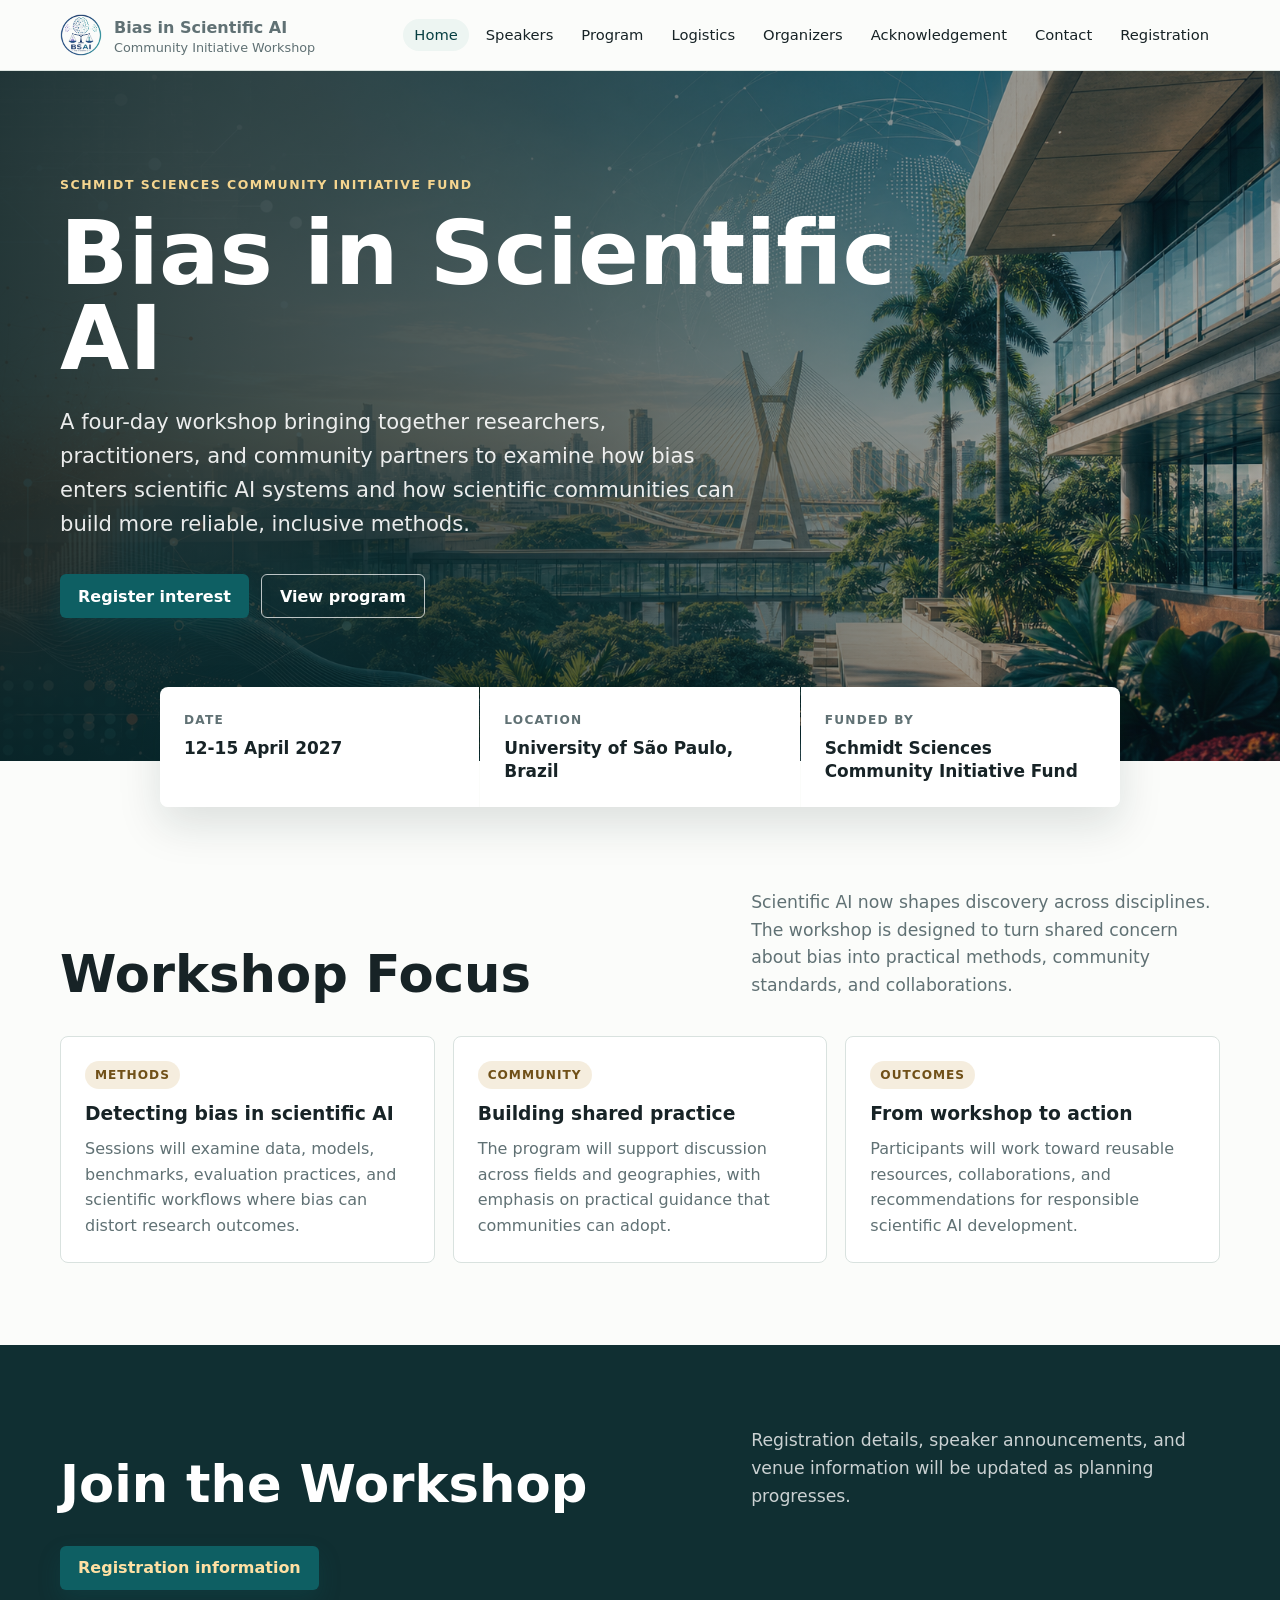
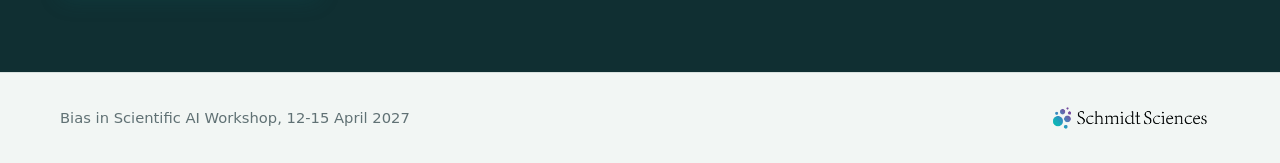
<file: index.html>
<!doctype html>
<html lang="en">
<head>
  <meta charset="utf-8">
  <meta name="viewport" content="width=device-width, initial-scale=1">
  <title>Bias in Scientific AI Workshop</title>
  <meta name="description" content="Bias in Scientific AI, a community initiative workshop funded by Schmidt Sciences, 12-15 April 2027 at the University of Sao Paulo, Brazil.">
  <link rel="stylesheet" href="assets/css/styles.css">
</head>
<body>
  <header class="site-header">
    <div class="nav-wrap">
      <a class="brand" href="index.html">
        <img class="brand-logo" src="images/BSAIlogo.png" alt="Bias in Scientific AI workshop logo">
        <span class="brand-text">
          <strong>Bias in Scientific AI</strong>
          <span>Community Initiative Workshop</span>
        </span>
      </a>
      <nav class="site-nav" aria-label="Primary navigation">
        <a href="index.html" aria-current="page">Home</a>
        <a href="speakers.html">Speakers</a>
        <a href="program.html">Program</a>
        <a href="logistics.html">Logistics</a>
        <a href="organizers.html">Organizers</a>
        <a href="acknowledgement.html">Acknowledgement</a>
        <a href="contact.html">Contact</a>
        <a href="registration.html">Registration</a>
      </nav>
    </div>
  </header>

  <main>
    <section class="hero">
      <div class="hero-inner">
        <p class="eyebrow">Schmidt Sciences Community Initiative Fund</p>
        <h1>Bias in Scientific AI</h1>
        <p class="hero-summary">A four-day workshop bringing together researchers, practitioners, and community partners to examine how bias enters scientific AI systems and how scientific communities can build more reliable, inclusive methods.</p>
        <div class="hero-actions">
          <a class="button" href="registration.html">Register interest</a>
          <a class="button-secondary" href="program.html">View program</a>
        </div>
      </div>
    </section>

    <div class="hero-facts" aria-label="Workshop details">
      <div class="fact">
        <span>Date</span>
        <strong>12-15 April 2027</strong>
      </div>
      <div class="fact">
        <span>Location</span>
        <strong>University of São Paulo, Brazil</strong>
      </div>
      <div class="fact">
        <span>Funded by</span>
        <strong>Schmidt Sciences Community Initiative Fund</strong>
      </div>
    </div>

    <section class="section">
      <div class="section-header">
        <h2>Workshop Focus</h2>
        <p>Scientific AI now shapes discovery across disciplines. The workshop is designed to turn shared concern about bias into practical methods, community standards, and collaborations.</p>
      </div>
      <div class="grid">
        <article class="card">
          <span class="tag">Methods</span>
          <h3>Detecting bias in scientific AI</h3>
          <p>Sessions will examine data, models, benchmarks, evaluation practices, and scientific workflows where bias can distort research outcomes.</p>
        </article>
        <article class="card">
          <span class="tag">Community</span>
          <h3>Building shared practice</h3>
          <p>The program will support discussion across fields and geographies, with emphasis on practical guidance that communities can adopt.</p>
        </article>
        <article class="card">
          <span class="tag">Outcomes</span>
          <h3>From workshop to action</h3>
          <p>Participants will work toward reusable resources, collaborations, and recommendations for responsible scientific AI development.</p>
        </article>
      </div>
    </section>

    <section class="band">
      <div class="section">
        <div class="section-header">
          <h2>Join the Workshop</h2>
          <p>Registration details, speaker announcements, and venue information will be updated as planning progresses.</p>
        </div>
        <a class="button" href="registration.html">Registration information</a>
      </div>
    </section>
  </main>

  <footer class="site-footer">
    <div class="footer-inner">
      <span>Bias in Scientific AI Workshop, 12-15 April 2027</span>
      <img class="footer-logo" src="images/schmidtsciences_secondary_color.png" alt="Schmidt Sciences">
    </div>
  </footer>
</body>
</html>
</file>
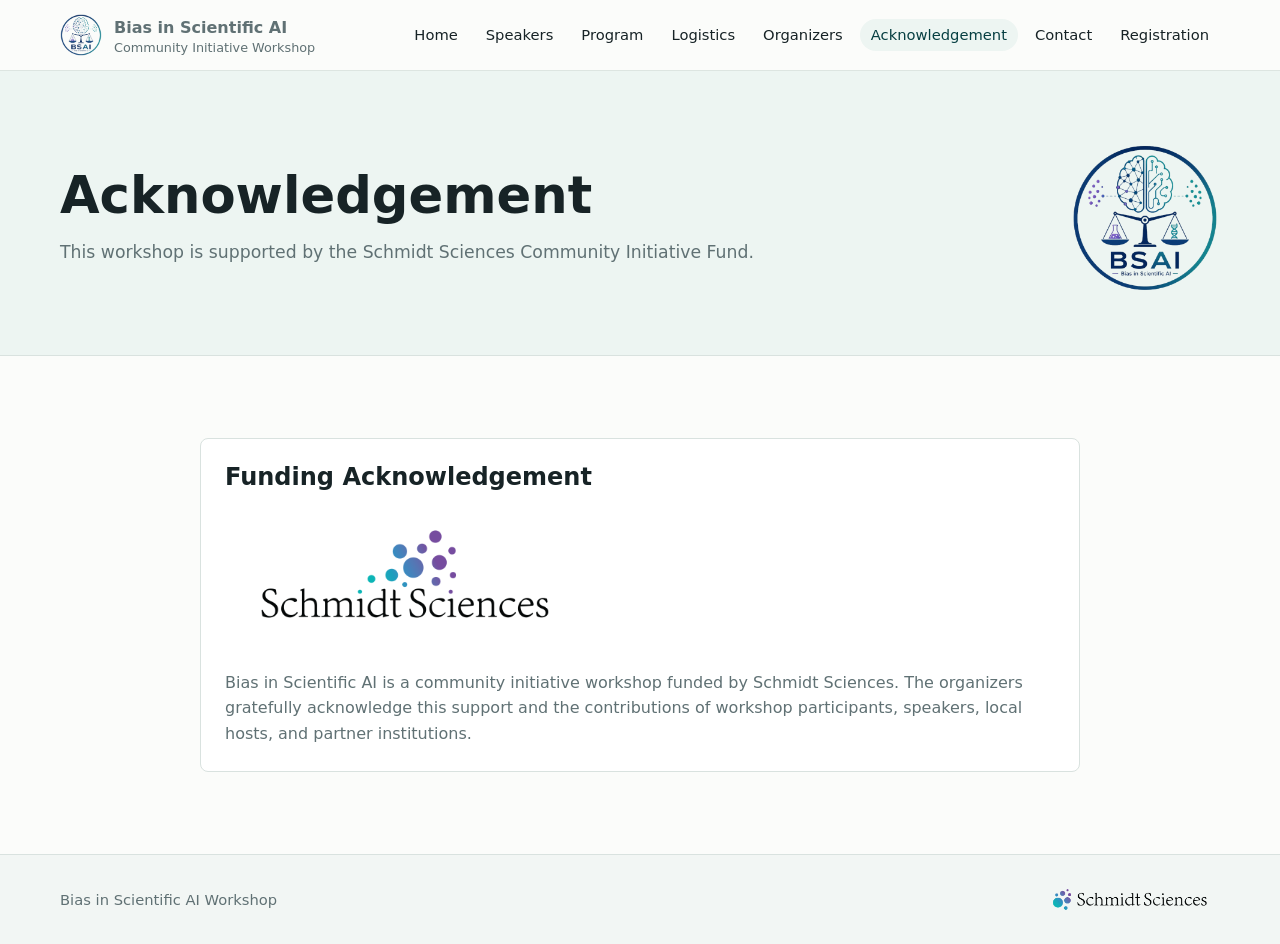
<file: acknowledgement.html>
<!doctype html>
<html lang="en">
<head>
  <meta charset="utf-8">
  <meta name="viewport" content="width=device-width, initial-scale=1">
  <title>Acknowledgement | Bias in Scientific AI</title>
  <link rel="stylesheet" href="assets/css/styles.css">
</head>
<body>
  <header class="site-header">
    <div class="nav-wrap">
      <a class="brand" href="index.html"><img class="brand-logo" src="images/BSAIlogo.png" alt="Bias in Scientific AI workshop logo"><span class="brand-text"><strong>Bias in Scientific AI</strong><span>Community Initiative Workshop</span></span></a>
      <nav class="site-nav" aria-label="Primary navigation">
        <a href="index.html">Home</a><a href="speakers.html">Speakers</a><a href="program.html">Program</a><a href="logistics.html">Logistics</a><a href="organizers.html">Organizers</a><a href="acknowledgement.html" aria-current="page">Acknowledgement</a><a href="contact.html">Contact</a><a href="registration.html">Registration</a>
      </nav>
    </div>
  </header>
  <main>
    <section class="page-title">
      <div class="page-title-inner page-title-with-logo">
        <div>
          <h1>Acknowledgement</h1>
          <p>This workshop is supported by the Schmidt Sciences Community Initiative Fund.</p>
        </div>
        <img class="page-title-logo" src="images/BSAIlogo.png" alt="Bias in Scientific AI workshop logo">
      </div>
    </section>
    <section class="section narrow">
      <div class="notice">
        <h2>Funding Acknowledgement</h2>
        <img class="ack-logo" src="images/schmidtsciences_primary_color.png" alt="Schmidt Sciences">
        <p>Bias in Scientific AI is a community initiative workshop funded by Schmidt Sciences. The organizers gratefully acknowledge this support and the contributions of workshop participants, speakers, local hosts, and partner institutions.</p>
      </div>
    </section>
  </main>
  <footer class="site-footer"><div class="footer-inner"><span>Bias in Scientific AI Workshop</span><img class="footer-logo" src="images/schmidtsciences_secondary_color.png" alt="Schmidt Sciences"></div></footer>
</body>
</html>
</file>
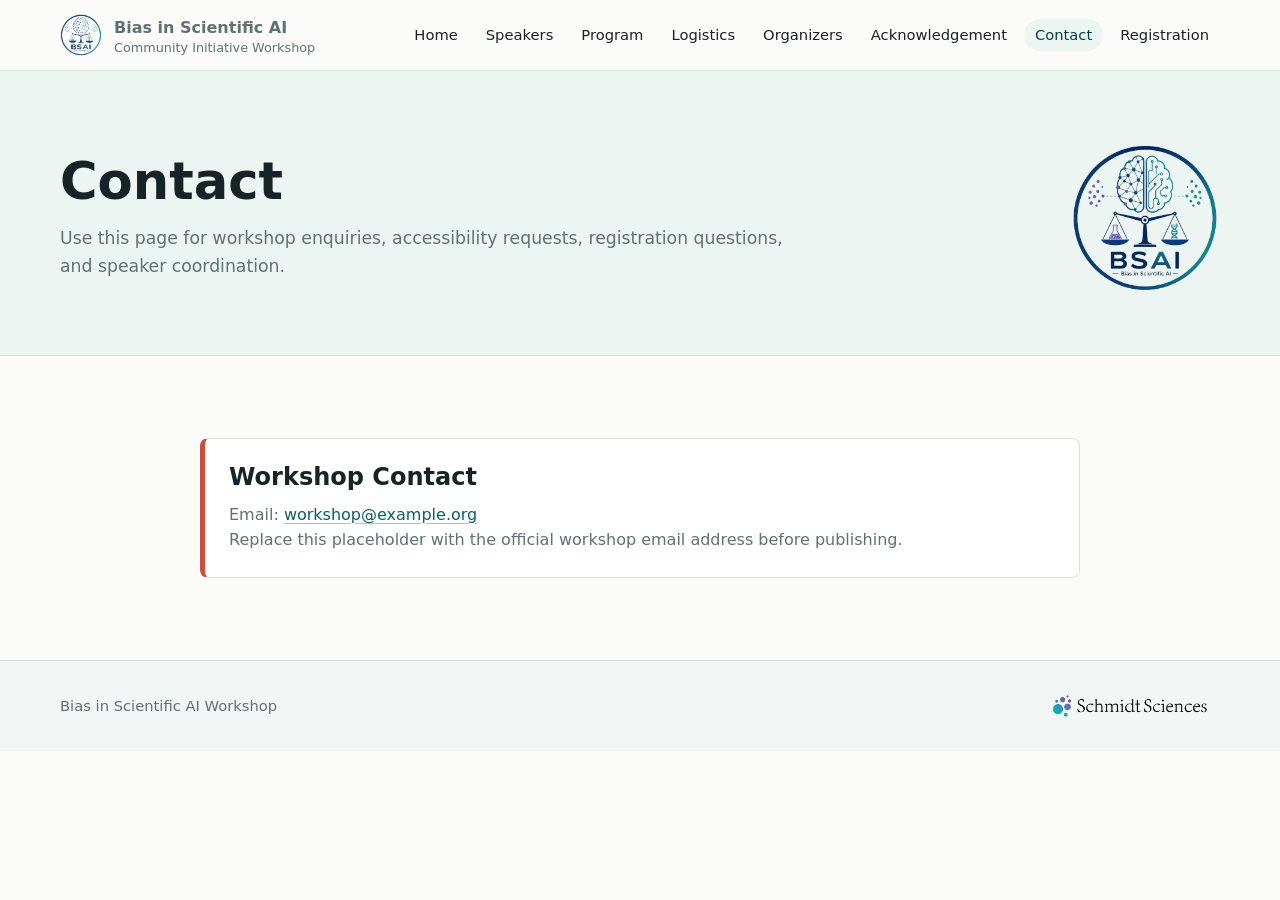
<file: contact.html>
<!doctype html>
<html lang="en">
<head>
  <meta charset="utf-8">
  <meta name="viewport" content="width=device-width, initial-scale=1">
  <title>Contact | Bias in Scientific AI</title>
  <link rel="stylesheet" href="assets/css/styles.css">
</head>
<body>
  <header class="site-header">
    <div class="nav-wrap">
      <a class="brand" href="index.html"><img class="brand-logo" src="images/BSAIlogo.png" alt="Bias in Scientific AI workshop logo"><span class="brand-text"><strong>Bias in Scientific AI</strong><span>Community Initiative Workshop</span></span></a>
      <nav class="site-nav" aria-label="Primary navigation">
        <a href="index.html">Home</a><a href="speakers.html">Speakers</a><a href="program.html">Program</a><a href="logistics.html">Logistics</a><a href="organizers.html">Organizers</a><a href="acknowledgement.html">Acknowledgement</a><a href="contact.html" aria-current="page">Contact</a><a href="registration.html">Registration</a>
      </nav>
    </div>
  </header>
  <main>
    <section class="page-title">
      <div class="page-title-inner page-title-with-logo">
        <div>
          <h1>Contact</h1>
          <p>Use this page for workshop enquiries, accessibility requests, registration questions, and speaker coordination.</p>
        </div>
        <img class="page-title-logo" src="images/BSAIlogo.png" alt="Bias in Scientific AI workshop logo">
      </div>
    </section>
    <section class="section narrow">
      <div class="notice contact-box">
        <h2>Workshop Contact</h2>
        <p>Email: <a href="mailto:workshop@example.org">workshop@example.org</a></p>
        <p>Replace this placeholder with the official workshop email address before publishing.</p>
      </div>
    </section>
  </main>
  <footer class="site-footer"><div class="footer-inner"><span>Bias in Scientific AI Workshop</span><img class="footer-logo" src="images/schmidtsciences_secondary_color.png" alt="Schmidt Sciences"></div></footer>
</body>
</html>
</file>
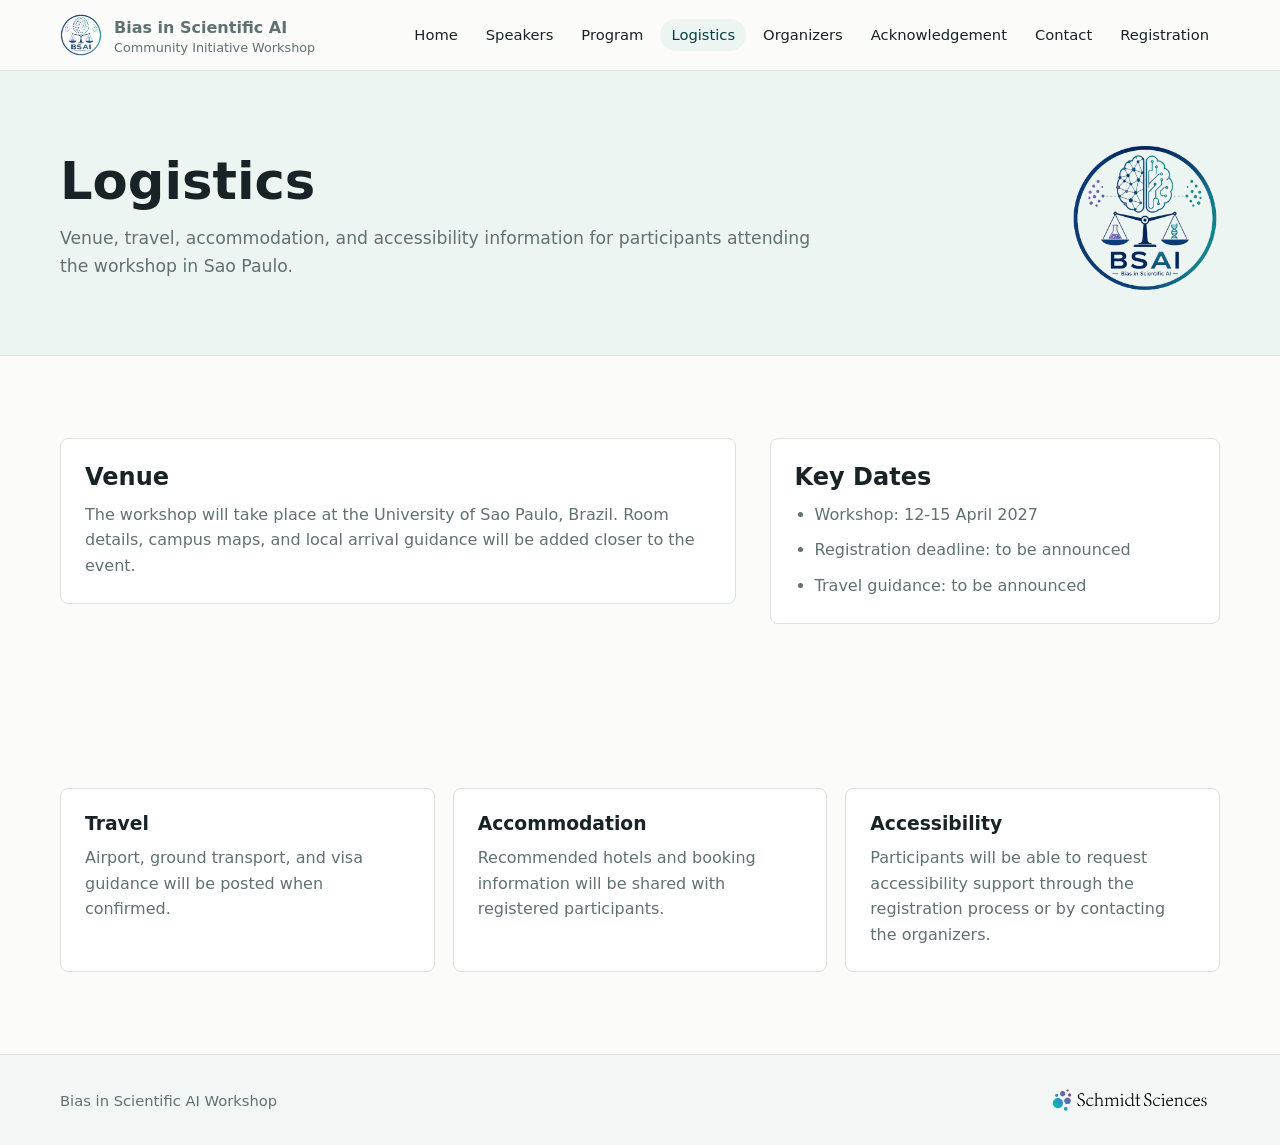
<file: logistics.html>
<!doctype html>
<html lang="en">
<head>
  <meta charset="utf-8">
  <meta name="viewport" content="width=device-width, initial-scale=1">
  <title>Logistics | Bias in Scientific AI</title>
  <link rel="stylesheet" href="assets/css/styles.css">
</head>
<body>
  <header class="site-header">
    <div class="nav-wrap">
      <a class="brand" href="index.html"><img class="brand-logo" src="images/BSAIlogo.png" alt="Bias in Scientific AI workshop logo"><span class="brand-text"><strong>Bias in Scientific AI</strong><span>Community Initiative Workshop</span></span></a>
      <nav class="site-nav" aria-label="Primary navigation">
        <a href="index.html">Home</a><a href="speakers.html">Speakers</a><a href="program.html">Program</a><a href="logistics.html" aria-current="page">Logistics</a><a href="organizers.html">Organizers</a><a href="acknowledgement.html">Acknowledgement</a><a href="contact.html">Contact</a><a href="registration.html">Registration</a>
      </nav>
    </div>
  </header>
  <main>
    <section class="page-title">
      <div class="page-title-inner page-title-with-logo">
        <div>
          <h1>Logistics</h1>
          <p>Venue, travel, accommodation, and accessibility information for participants attending the workshop in Sao Paulo.</p>
        </div>
        <img class="page-title-logo" src="images/BSAIlogo.png" alt="Bias in Scientific AI workshop logo">
      </div>
    </section>
    <section class="section split">
      <div class="notice">
        <h2>Venue</h2>
        <p>The workshop will take place at the University of Sao Paulo, Brazil. Room details, campus maps, and local arrival guidance will be added closer to the event.</p>
      </div>
      <aside class="notice">
        <h2>Key Dates</h2>
        <ul class="list">
          <li>Workshop: 12-15 April 2027</li>
          <li>Registration deadline: to be announced</li>
          <li>Travel guidance: to be announced</li>
        </ul>
      </aside>
    </section>
    <section class="section">
      <div class="grid">
        <article class="card"><h3>Travel</h3><p>Airport, ground transport, and visa guidance will be posted when confirmed.</p></article>
        <article class="card"><h3>Accommodation</h3><p>Recommended hotels and booking information will be shared with registered participants.</p></article>
        <article class="card"><h3>Accessibility</h3><p>Participants will be able to request accessibility support through the registration process or by contacting the organizers.</p></article>
      </div>
    </section>
  </main>
  <footer class="site-footer"><div class="footer-inner"><span>Bias in Scientific AI Workshop</span><img class="footer-logo" src="images/schmidtsciences_secondary_color.png" alt="Schmidt Sciences"></div></footer>
</body>
</html>
</file>
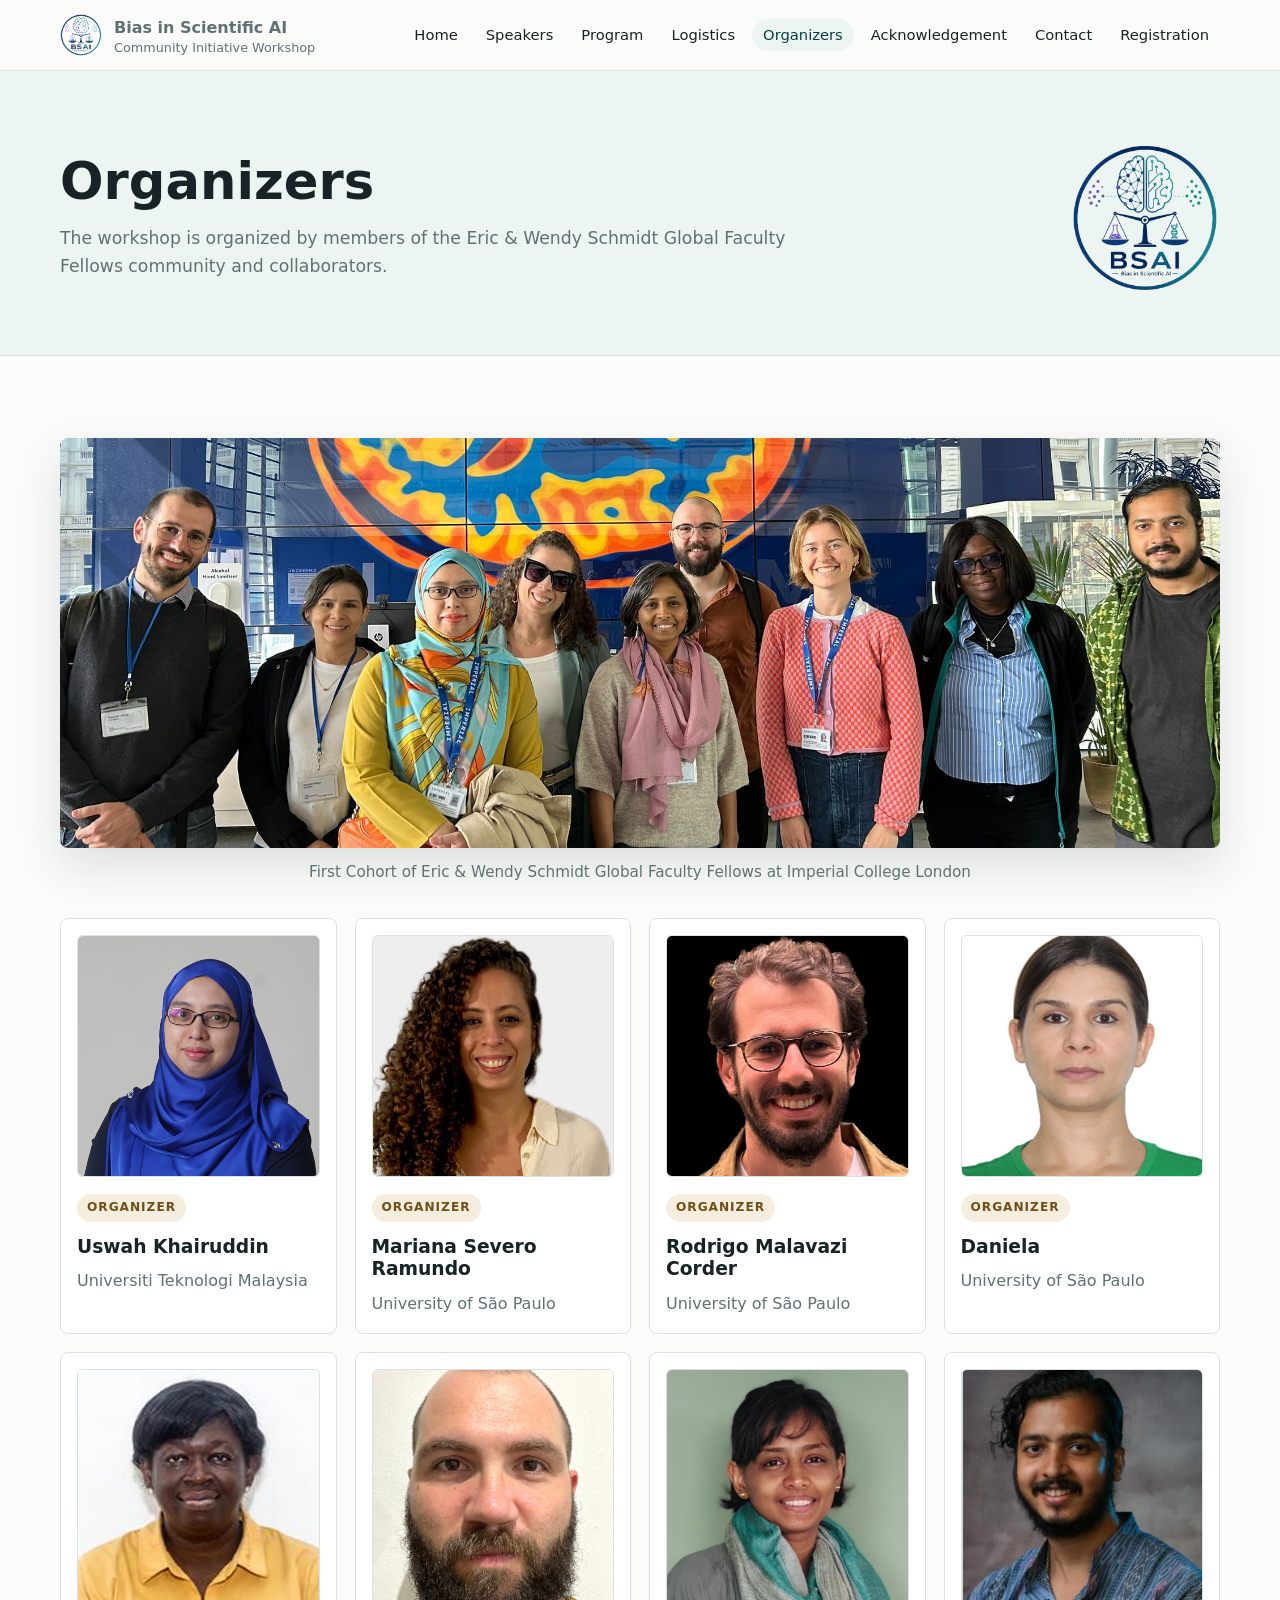
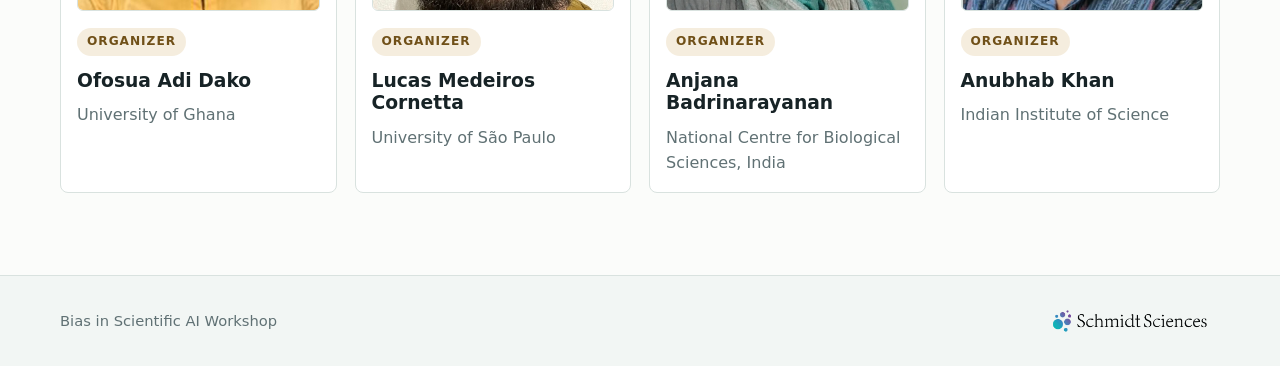
<file: organizers.html>
<!doctype html>
<html lang="en">
<head>
  <meta charset="utf-8">
  <meta name="viewport" content="width=device-width, initial-scale=1">
  <title>Organizers | Bias in Scientific AI</title>
  <link rel="stylesheet" href="assets/css/styles.css">
</head>
<body>
  <header class="site-header">
    <div class="nav-wrap">
      <a class="brand" href="index.html"><img class="brand-logo" src="images/BSAIlogo.png" alt="Bias in Scientific AI workshop logo"><span class="brand-text"><strong>Bias in Scientific AI</strong><span>Community Initiative Workshop</span></span></a>
      <nav class="site-nav" aria-label="Primary navigation">
        <a href="index.html">Home</a><a href="speakers.html">Speakers</a><a href="program.html">Program</a><a href="logistics.html">Logistics</a><a href="organizers.html" aria-current="page">Organizers</a><a href="acknowledgement.html">Acknowledgement</a><a href="contact.html">Contact</a><a href="registration.html">Registration</a>
      </nav>
    </div>
  </header>
  <main>
    <section class="page-title">
      <div class="page-title-inner page-title-with-logo">
        <div>
          <h1>Organizers</h1>
          <p>The workshop is organized by members of the Eric & Wendy Schmidt Global Faculty Fellows community and collaborators.</p>
        </div>
        <img class="page-title-logo" src="images/BSAIlogo.png" alt="Bias in Scientific AI workshop logo">
      </div>
    </section>
    <section class="section">
      <figure class="feature-photo">
        <img src="images/GFF.jpg" alt="First cohort of Eric and Wendy Schmidt Global Faculty Fellows at Imperial College London">
        <figcaption>First Cohort of Eric &amp; Wendy Schmidt Global Faculty Fellows at Imperial College London</figcaption>
      </figure>
      <div class="organizer-grid">
        <article class="person organizer-card">
          <img class="organizer-photo" src="images/gff_uswah.jpg" alt="Uswah">
          <span class="tag">Organizer</span>
          <h3>Uswah Khairuddin</h3>
          <p>Universiti Teknologi Malaysia</p>
        </article>
        <article class="person organizer-card">
          <img class="organizer-photo" src="images/gff_mariana.jpg" alt="Mariana">
          <span class="tag">Organizer</span>
          <h3>Mariana Severo Ramundo</h3>
          <p>University of São Paulo</p>
        </article>
        <article class="person organizer-card">
          <img class="organizer-photo" src="images/gff_rodrigo.jpg" alt="Rodrigo">
          <span class="tag">Organizer</span>
          <h3>Rodrigo Malavazi Corder</h3>
          <p>University of São Paulo</p>
        </article>
        <article class="person organizer-card">
          <img class="organizer-photo" src="images/gff_daniela.jpg" alt="Daniela">
          <span class="tag">Organizer</span>
          <h3>Daniela</h3>
          <p>University of São Paulo</p>
        </article>
        <article class="person organizer-card">
          <img class="organizer-photo" src="images/gff_ofosua.jpg" alt="Ofosua">
          <span class="tag">Organizer</span>
          <h3>Ofosua Adi Dako</h3>
          <p>University of Ghana</p>
        </article>
        <article class="person organizer-card">
          <img class="organizer-photo" src="images/gff_lucas.jpg" alt="Lucas">
          <span class="tag">Organizer</span>
          <h3>Lucas Medeiros Cornetta</h3>
          <p>University of São Paulo</p>
        </article>
        <article class="person organizer-card">
          <img class="organizer-photo" src="images/gff_Anjana.jpg" alt="Anjana">
          <span class="tag">Organizer</span>
          <h3>Anjana Badrinarayanan</h3>
          <p>National Centre for Biological Sciences, India</p>
        </article>
        <article class="person organizer-card">
          <img class="organizer-photo" src="images/gff_anubhab.png" alt="Anubhab">
          <span class="tag">Organizer</span>
          <h3>Anubhab Khan</h3>
          <p>Indian Institute of Science</p>
        </article>
      </div>
    </section>
  </main>
  <footer class="site-footer"><div class="footer-inner"><span>Bias in Scientific AI Workshop</span><img class="footer-logo" src="images/schmidtsciences_secondary_color.png" alt="Schmidt Sciences"></div></footer>
</body>
</html>
</file>
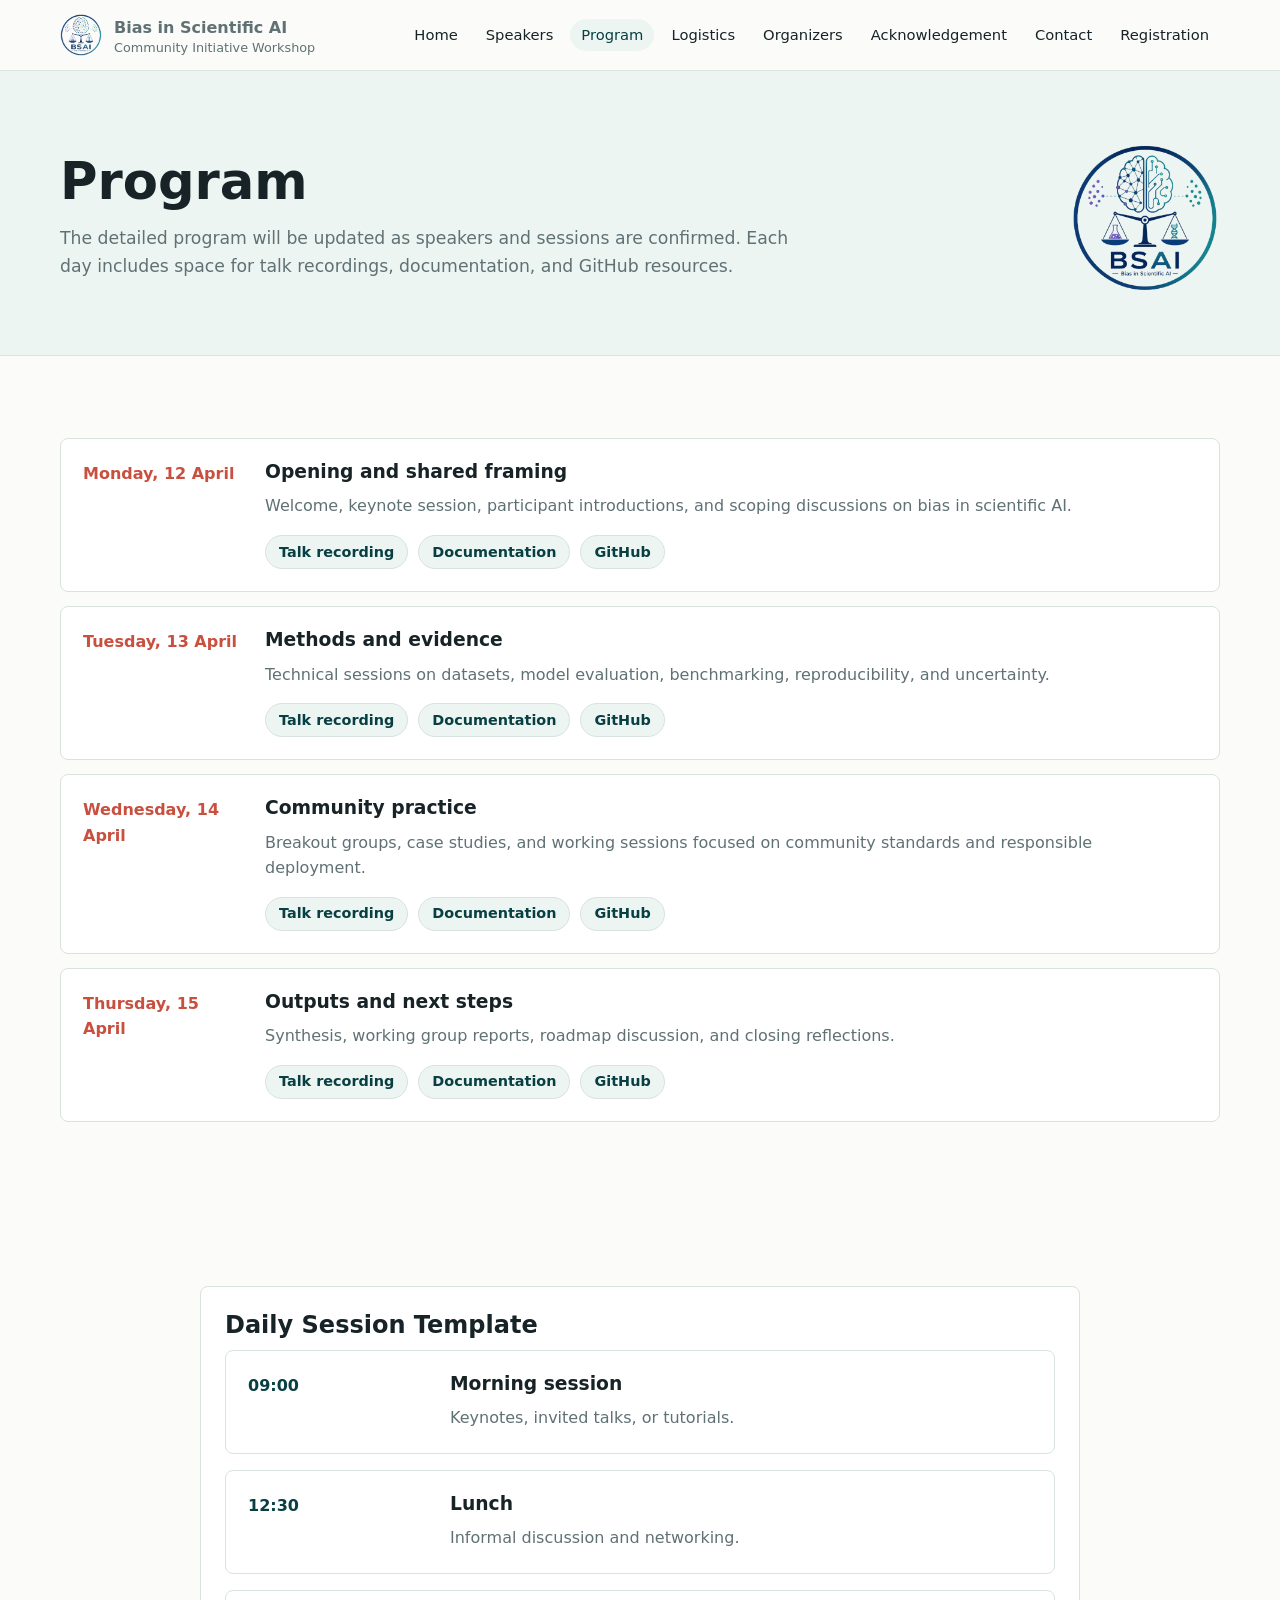
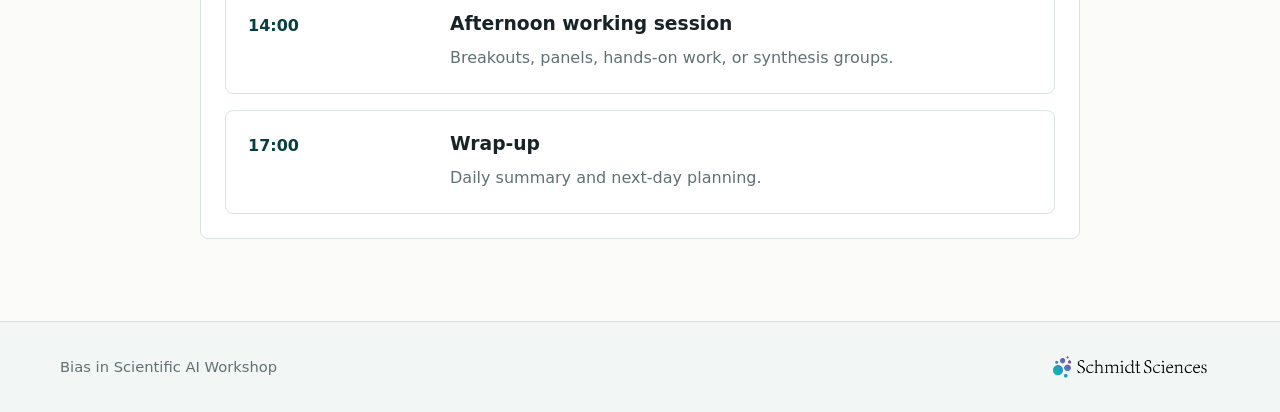
<file: program.html>
<!doctype html>
<html lang="en">
<head>
  <meta charset="utf-8">
  <meta name="viewport" content="width=device-width, initial-scale=1">
  <title>Program | Bias in Scientific AI</title>
  <link rel="stylesheet" href="assets/css/styles.css">
</head>
<body>
  <header class="site-header">
    <div class="nav-wrap">
      <a class="brand" href="index.html"><img class="brand-logo" src="images/BSAIlogo.png" alt="Bias in Scientific AI workshop logo"><span class="brand-text"><strong>Bias in Scientific AI</strong><span>Community Initiative Workshop</span></span></a>
      <nav class="site-nav" aria-label="Primary navigation">
        <a href="index.html">Home</a><a href="speakers.html">Speakers</a><a href="program.html" aria-current="page">Program</a><a href="logistics.html">Logistics</a><a href="organizers.html">Organizers</a><a href="acknowledgement.html">Acknowledgement</a><a href="contact.html">Contact</a><a href="registration.html">Registration</a>
      </nav>
    </div>
  </header>
  <main>
    <section class="page-title">
      <div class="page-title-inner page-title-with-logo">
        <div>
          <h1>Program</h1>
          <p>The detailed program will be updated as speakers and sessions are confirmed. Each day includes space for talk recordings, documentation, and GitHub resources.</p>
        </div>
        <img class="page-title-logo" src="images/BSAIlogo.png" alt="Bias in Scientific AI workshop logo">
      </div>
    </section>
    <section class="section">
      <div class="timeline">
        <article class="timeline-item program-day">
          <time datetime="2027-04-12">Monday, 12 April</time>
          <div>
            <h3>Opening and shared framing</h3>
            <p>Welcome, keynote session, participant introductions, and scoping discussions on bias in scientific AI.</p>
            <div class="resource-links" aria-label="Monday resources">
              <a href="#" aria-disabled="true">Talk recording</a>
              <a href="#" aria-disabled="true">Documentation</a>
              <a href="#" aria-disabled="true">GitHub</a>
            </div>
          </div>
        </article>
        <article class="timeline-item program-day">
          <time datetime="2027-04-13">Tuesday, 13 April</time>
          <div>
            <h3>Methods and evidence</h3>
            <p>Technical sessions on datasets, model evaluation, benchmarking, reproducibility, and uncertainty.</p>
            <div class="resource-links" aria-label="Tuesday resources">
              <a href="#" aria-disabled="true">Talk recording</a>
              <a href="#" aria-disabled="true">Documentation</a>
              <a href="#" aria-disabled="true">GitHub</a>
            </div>
          </div>
        </article>
        <article class="timeline-item program-day">
          <time datetime="2027-04-14">Wednesday, 14 April</time>
          <div>
            <h3>Community practice</h3>
            <p>Breakout groups, case studies, and working sessions focused on community standards and responsible deployment.</p>
            <div class="resource-links" aria-label="Wednesday resources">
              <a href="#" aria-disabled="true">Talk recording</a>
              <a href="#" aria-disabled="true">Documentation</a>
              <a href="#" aria-disabled="true">GitHub</a>
            </div>
          </div>
        </article>
        <article class="timeline-item program-day">
          <time datetime="2027-04-15">Thursday, 15 April</time>
          <div>
            <h3>Outputs and next steps</h3>
            <p>Synthesis, working group reports, roadmap discussion, and closing reflections.</p>
            <div class="resource-links" aria-label="Thursday resources">
              <a href="#" aria-disabled="true">Talk recording</a>
              <a href="#" aria-disabled="true">Documentation</a>
              <a href="#" aria-disabled="true">GitHub</a>
            </div>
          </div>
        </article>
      </div>
    </section>
    <section class="section narrow">
      <div class="notice">
        <h2>Daily Session Template</h2>
        <div class="schedule">
          <div class="schedule-row"><span class="time">09:00</span><div><h3>Morning session</h3><p>Keynotes, invited talks, or tutorials.</p></div></div>
          <div class="schedule-row"><span class="time">12:30</span><div><h3>Lunch</h3><p>Informal discussion and networking.</p></div></div>
          <div class="schedule-row"><span class="time">14:00</span><div><h3>Afternoon working session</h3><p>Breakouts, panels, hands-on work, or synthesis groups.</p></div></div>
          <div class="schedule-row"><span class="time">17:00</span><div><h3>Wrap-up</h3><p>Daily summary and next-day planning.</p></div></div>
        </div>
      </div>
    </section>
  </main>
  <footer class="site-footer"><div class="footer-inner"><span>Bias in Scientific AI Workshop</span><img class="footer-logo" src="images/schmidtsciences_secondary_color.png" alt="Schmidt Sciences"></div></footer>
</body>
</html>
</file>
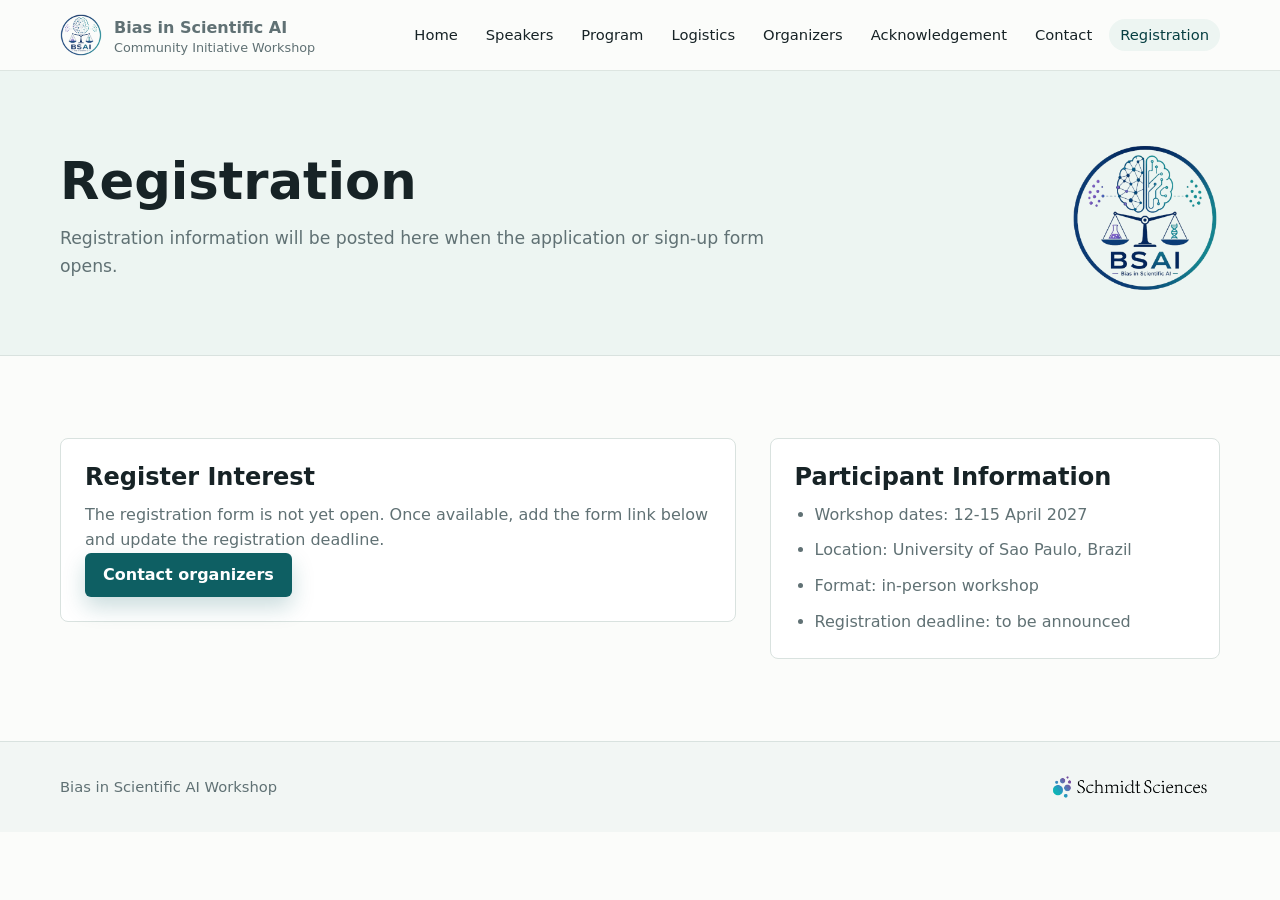
<file: registration.html>
<!doctype html>
<html lang="en">
<head>
  <meta charset="utf-8">
  <meta name="viewport" content="width=device-width, initial-scale=1">
  <title>Registration | Bias in Scientific AI</title>
  <link rel="stylesheet" href="assets/css/styles.css">
</head>
<body>
  <header class="site-header">
    <div class="nav-wrap">
      <a class="brand" href="index.html"><img class="brand-logo" src="images/BSAIlogo.png" alt="Bias in Scientific AI workshop logo"><span class="brand-text"><strong>Bias in Scientific AI</strong><span>Community Initiative Workshop</span></span></a>
      <nav class="site-nav" aria-label="Primary navigation">
        <a href="index.html">Home</a><a href="speakers.html">Speakers</a><a href="program.html">Program</a><a href="logistics.html">Logistics</a><a href="organizers.html">Organizers</a><a href="acknowledgement.html">Acknowledgement</a><a href="contact.html">Contact</a><a href="registration.html" aria-current="page">Registration</a>
      </nav>
    </div>
  </header>
  <main>
    <section class="page-title">
      <div class="page-title-inner page-title-with-logo">
        <div>
          <h1>Registration</h1>
          <p>Registration information will be posted here when the application or sign-up form opens.</p>
        </div>
        <img class="page-title-logo" src="images/BSAIlogo.png" alt="Bias in Scientific AI workshop logo">
      </div>
    </section>
    <section class="section split">
      <div class="notice">
        <h2>Register Interest</h2>
        <p>The registration form is not yet open. Once available, add the form link below and update the registration deadline.</p>
        <p><a class="button" href="contact.html">Contact organizers</a></p>
      </div>
      <aside class="notice">
        <h2>Participant Information</h2>
        <ul class="list">
          <li>Workshop dates: 12-15 April 2027</li>
          <li>Location: University of Sao Paulo, Brazil</li>
          <li>Format: in-person workshop</li>
          <li>Registration deadline: to be announced</li>
        </ul>
      </aside>
    </section>
  </main>
  <footer class="site-footer"><div class="footer-inner"><span>Bias in Scientific AI Workshop</span><img class="footer-logo" src="images/schmidtsciences_secondary_color.png" alt="Schmidt Sciences"></div></footer>
</body>
</html>
</file>
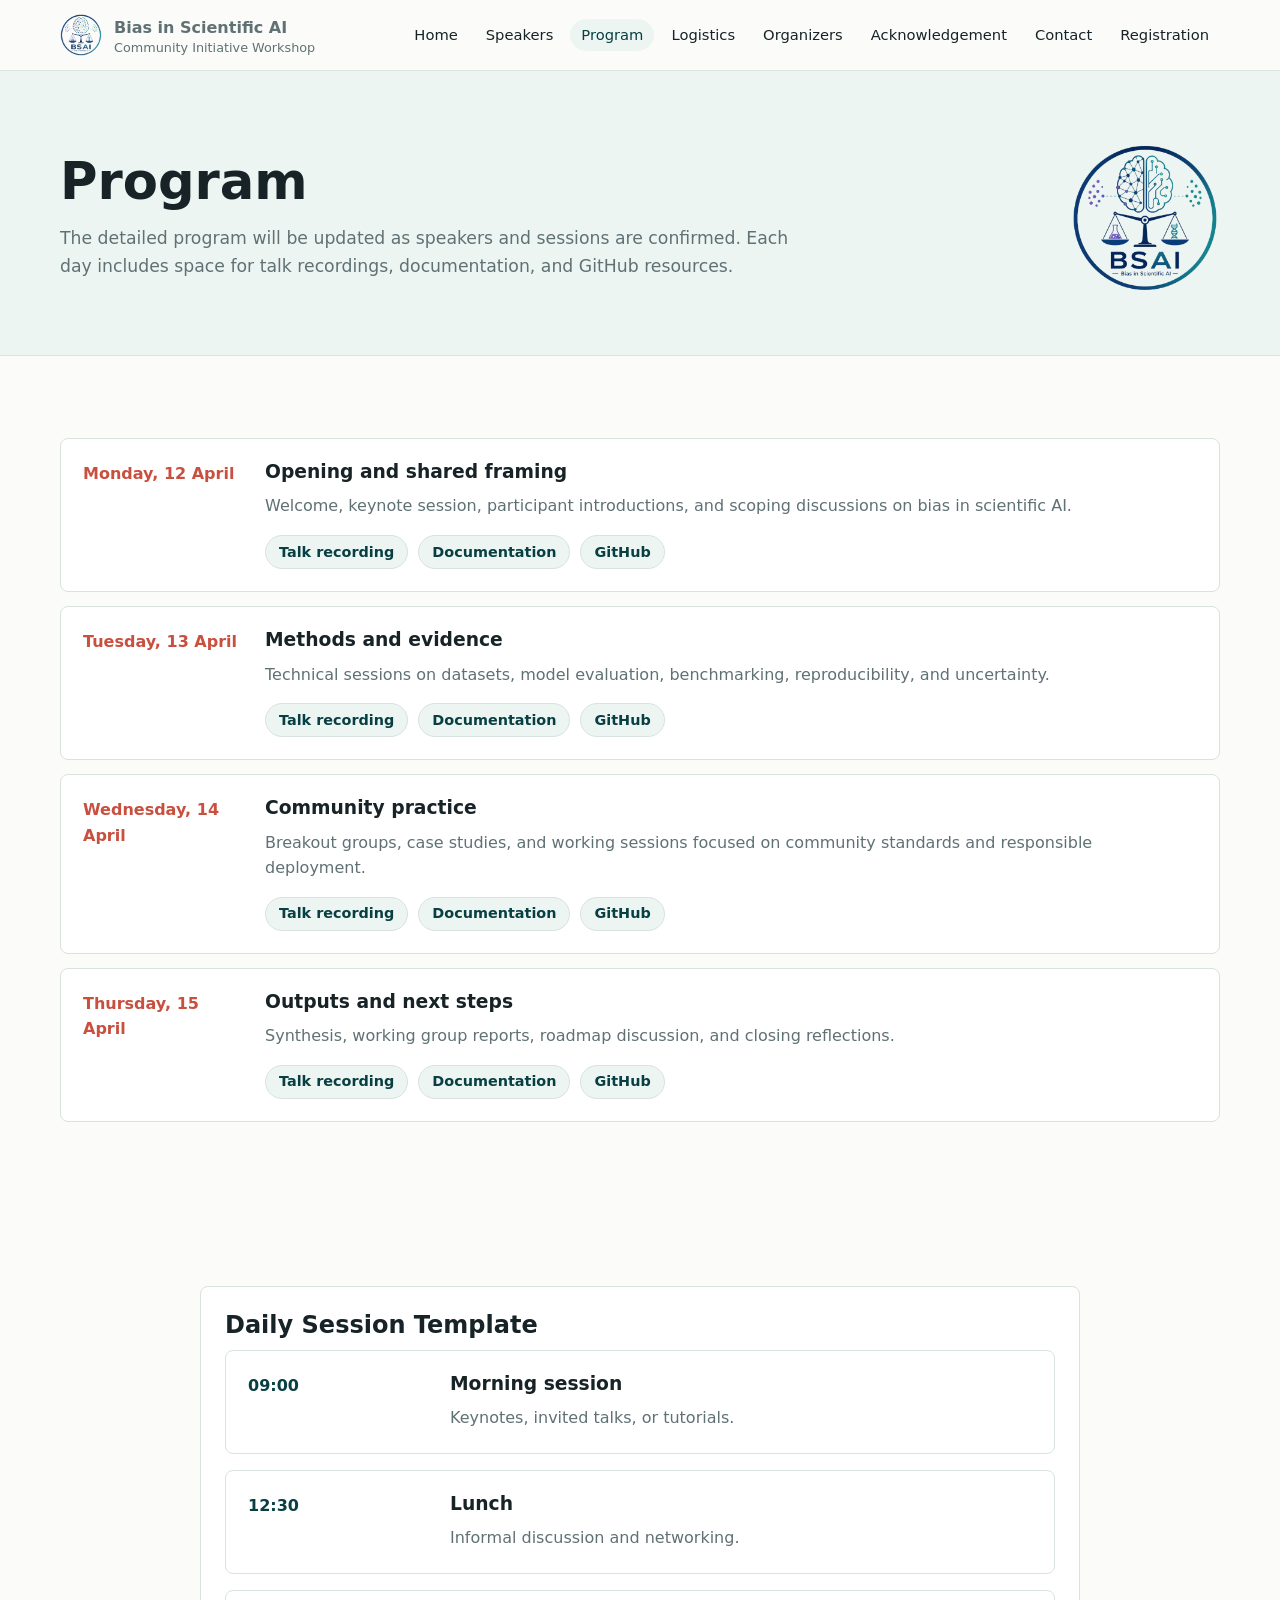
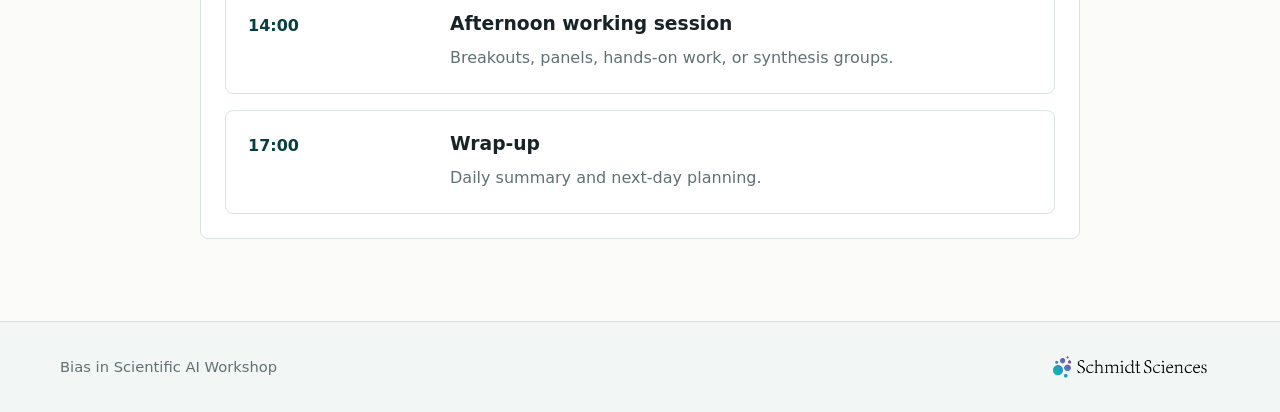
<file: schedule.html>
<!doctype html>
<html lang="en">
<head>
  <meta charset="utf-8">
  <meta name="viewport" content="width=device-width, initial-scale=1">
  <meta http-equiv="refresh" content="0; url=program.html">
  <title>Program | Bias in Scientific AI</title>
  <link rel="stylesheet" href="assets/css/styles.css">
</head>
<body>
  <header class="site-header">
    <div class="nav-wrap">
      <a class="brand" href="index.html"><img class="brand-logo" src="images/BSAIlogo.png" alt="Bias in Scientific AI workshop logo"><span class="brand-text"><strong>Bias in Scientific AI</strong><span>Community Initiative Workshop</span></span></a>
      <nav class="site-nav" aria-label="Primary navigation">
        <a href="index.html">Home</a><a href="speakers.html">Speakers</a><a href="program.html" aria-current="page">Program</a><a href="logistics.html">Logistics</a><a href="organizers.html">Organizers</a><a href="acknowledgement.html">Acknowledgement</a><a href="contact.html">Contact</a><a href="registration.html">Registration</a>
      </nav>
    </div>
  </header>
  <main>
    <section class="page-title">
      <div class="page-title-inner page-title-with-logo">
        <div>
          <h1>Program</h1>
          <p>This page has moved to <a href="program.html">Program</a>.</p>
        </div>
        <img class="page-title-logo" src="images/BSAIlogo.png" alt="Bias in Scientific AI workshop logo">
      </div>
    </section>
    <section class="section">
      <div class="timeline">
        <article class="timeline-item">
          <time datetime="2027-04-12">Monday, 12 April</time>
          <div><h3>Opening and shared framing</h3><p>Welcome, keynote session, participant introductions, and scoping discussions on bias in scientific AI.</p></div>
        </article>
        <article class="timeline-item">
          <time datetime="2027-04-13">Tuesday, 13 April</time>
          <div><h3>Methods and evidence</h3><p>Technical sessions on datasets, model evaluation, benchmarking, reproducibility, and uncertainty.</p></div>
        </article>
        <article class="timeline-item">
          <time datetime="2027-04-14">Wednesday, 14 April</time>
          <div><h3>Community practice</h3><p>Breakout groups, case studies, and working sessions focused on community standards and responsible deployment.</p></div>
        </article>
        <article class="timeline-item">
          <time datetime="2027-04-15">Thursday, 15 April</time>
          <div><h3>Outputs and next steps</h3><p>Synthesis, working group reports, roadmap discussion, and closing reflections.</p></div>
        </article>
      </div>
    </section>
    <section class="section narrow">
      <div class="notice">
        <h2>Daily Session Template</h2>
        <div class="schedule">
          <div class="schedule-row"><span class="time">09:00</span><div><h3>Morning session</h3><p>Keynotes, invited talks, or tutorials.</p></div></div>
          <div class="schedule-row"><span class="time">12:30</span><div><h3>Lunch</h3><p>Informal discussion and networking.</p></div></div>
          <div class="schedule-row"><span class="time">14:00</span><div><h3>Afternoon working session</h3><p>Breakouts, panels, hands-on work, or synthesis groups.</p></div></div>
          <div class="schedule-row"><span class="time">17:00</span><div><h3>Wrap-up</h3><p>Daily summary and next-day planning.</p></div></div>
        </div>
      </div>
    </section>
  </main>
  <footer class="site-footer"><div class="footer-inner"><span>Bias in Scientific AI Workshop</span><img class="footer-logo" src="images/schmidtsciences_secondary_color.png" alt="Schmidt Sciences"></div></footer>
</body>
</html>
</file>
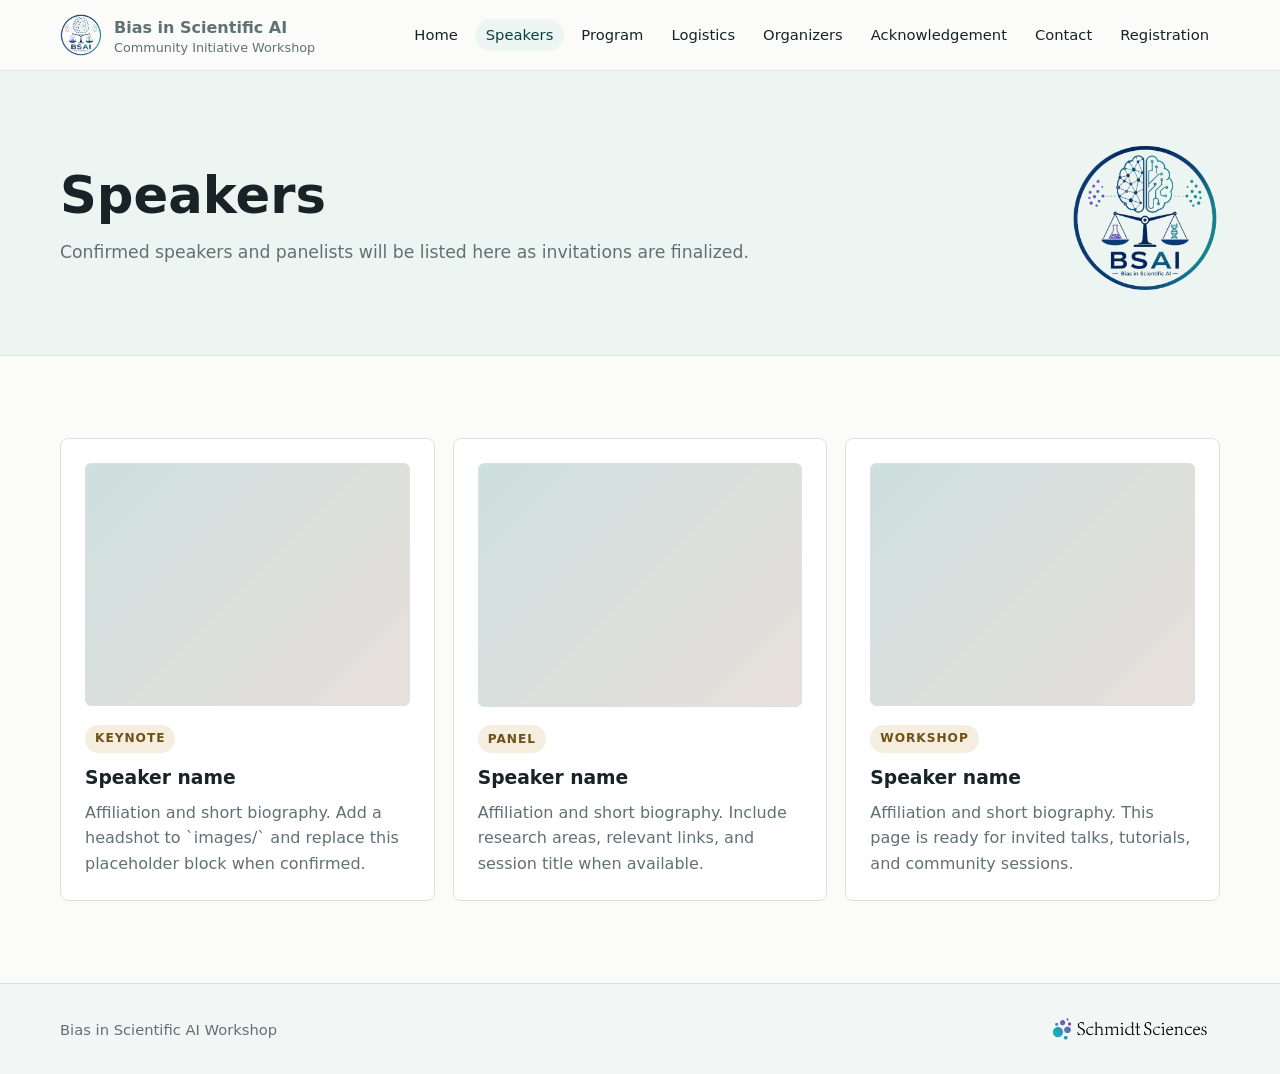
<file: speakers.html>
<!doctype html>
<html lang="en">
<head>
  <meta charset="utf-8">
  <meta name="viewport" content="width=device-width, initial-scale=1">
  <title>Speakers | Bias in Scientific AI</title>
  <link rel="stylesheet" href="assets/css/styles.css">
</head>
<body>
  <header class="site-header">
    <div class="nav-wrap">
      <a class="brand" href="index.html"><img class="brand-logo" src="images/BSAIlogo.png" alt="Bias in Scientific AI workshop logo"><span class="brand-text"><strong>Bias in Scientific AI</strong><span>Community Initiative Workshop</span></span></a>
      <nav class="site-nav" aria-label="Primary navigation">
        <a href="index.html">Home</a><a href="speakers.html" aria-current="page">Speakers</a><a href="program.html">Program</a><a href="logistics.html">Logistics</a><a href="organizers.html">Organizers</a><a href="acknowledgement.html">Acknowledgement</a><a href="contact.html">Contact</a><a href="registration.html">Registration</a>
      </nav>
    </div>
  </header>
  <main>
    <section class="page-title">
      <div class="page-title-inner page-title-with-logo">
        <div>
          <h1>Speakers</h1>
          <p>Confirmed speakers and panelists will be listed here as invitations are finalized.</p>
        </div>
        <img class="page-title-logo" src="images/BSAIlogo.png" alt="Bias in Scientific AI workshop logo">
      </div>
    </section>
    <section class="section">
      <div class="grid">
        <article class="person">
          <div class="person-photo" aria-hidden="true"></div>
          <span class="tag">Keynote</span>
          <h3>Speaker name</h3>
          <p>Affiliation and short biography. Add a headshot to `images/` and replace this placeholder block when confirmed.</p>
        </article>
        <article class="person">
          <div class="person-photo" aria-hidden="true"></div>
          <span class="tag">Panel</span>
          <h3>Speaker name</h3>
          <p>Affiliation and short biography. Include research areas, relevant links, and session title when available.</p>
        </article>
        <article class="person">
          <div class="person-photo" aria-hidden="true"></div>
          <span class="tag">Workshop</span>
          <h3>Speaker name</h3>
          <p>Affiliation and short biography. This page is ready for invited talks, tutorials, and community sessions.</p>
        </article>
      </div>
    </section>
  </main>
  <footer class="site-footer"><div class="footer-inner"><span>Bias in Scientific AI Workshop</span><img class="footer-logo" src="images/schmidtsciences_secondary_color.png" alt="Schmidt Sciences"></div></footer>
</body>
</html>
</file>
<file: assets/css/styles.css>
:root {
  --ink: #172326;
  --muted: #607174;
  --paper: #fbfcfa;
  --panel: #ffffff;
  --line: #d9e2df;
  --teal: #0e5f63;
  --teal-dark: #073f42;
  --coral: #c94f3f;
  --gold: #bf8f35;
  --soft: #edf5f2;
  --shadow: 0 18px 44px rgba(18, 36, 38, 0.13);
  --radius: 8px;
}

* {
  box-sizing: border-box;
}

html {
  scroll-behavior: smooth;
}

body {
  margin: 0;
  color: var(--ink);
  background: var(--paper);
  font-family: Inter, ui-sans-serif, system-ui, -apple-system, BlinkMacSystemFont, "Segoe UI", sans-serif;
  line-height: 1.6;
}

a {
  color: var(--teal);
  text-decoration-color: rgba(14, 95, 99, 0.35);
  text-underline-offset: 0.18em;
}

a:hover {
  color: var(--coral);
}

img {
  display: block;
  max-width: 100%;
}

.site-header {
  position: sticky;
  top: 0;
  z-index: 10;
  border-bottom: 1px solid rgba(217, 226, 223, 0.88);
  background: rgba(251, 252, 250, 0.94);
  backdrop-filter: blur(14px);
}

.nav-wrap {
  display: flex;
  align-items: center;
  justify-content: space-between;
  width: min(1160px, calc(100% - 32px));
  margin: 0 auto;
  padding: 14px 0;
  gap: 24px;
}

.brand {
  display: inline-flex;
  align-items: center;
  gap: 12px;
  color: var(--ink);
  text-decoration: none;
  line-height: 1.1;
  min-width: 220px;
}

.brand-logo {
  width: 42px;
  height: 42px;
  flex: 0 0 auto;
  object-fit: contain;
}

.brand-text {
  display: grid;
}

.brand strong {
  font-size: 1rem;
  letter-spacing: 0;
}

.brand span {
  color: var(--muted);
  font-size: 0.8rem;
  margin-top: 4px;
}

.site-nav {
  display: flex;
  align-items: center;
  justify-content: flex-end;
  flex-wrap: wrap;
  gap: 6px;
}

.site-nav a {
  border-radius: 999px;
  color: var(--ink);
  font-size: 0.92rem;
  line-height: 1;
  padding: 9px 11px;
  text-decoration: none;
}

.site-nav a:hover,
.site-nav a[aria-current="page"] {
  background: var(--soft);
  color: var(--teal-dark);
}

.button,
.button-secondary {
  display: inline-flex;
  align-items: center;
  justify-content: center;
  min-height: 44px;
  border-radius: 6px;
  padding: 0 18px;
  font-weight: 700;
  text-decoration: none;
}

.button {
  background: var(--teal);
  color: #fff;
  box-shadow: 0 10px 22px rgba(14, 95, 99, 0.22);
}

.button:hover {
  background: var(--teal-dark);
  color: #fff;
}

.button-secondary {
  border: 1px solid rgba(255, 255, 255, 0.72);
  color: #fff;
}

.button-secondary:hover {
  background: #fff;
  color: var(--teal-dark);
}

.hero {
  position: relative;
  min-height: 690px;
  color: #fff;
  background:
    linear-gradient(90deg, rgba(7, 30, 32, 0.88) 0%, rgba(7, 30, 32, 0.66) 44%, rgba(7, 30, 32, 0.22) 100%),
    url("../../images/hero-workshop.png") center / cover no-repeat;
}

.hero-inner {
  width: min(1160px, calc(100% - 32px));
  margin: 0 auto;
  padding: 104px 0 92px;
}

.eyebrow {
  margin: 0 0 16px;
  color: #f5d58f;
  font-size: 0.78rem;
  font-weight: 800;
  letter-spacing: 0.12em;
  text-transform: uppercase;
}

.hero h1 {
  max-width: 860px;
  margin: 0;
  font-size: clamp(3rem, 7vw, 6.6rem);
  line-height: 0.95;
  letter-spacing: 0;
}

.hero-summary {
  max-width: 690px;
  margin: 24px 0 0;
  color: rgba(255, 255, 255, 0.9);
  font-size: clamp(1.05rem, 1.7vw, 1.32rem);
}

.hero-actions {
  display: flex;
  flex-wrap: wrap;
  gap: 12px;
  margin-top: 34px;
}

.hero-facts {
  display: grid;
  grid-template-columns: repeat(3, minmax(0, 1fr));
  gap: 1px;
  width: min(960px, calc(100% - 32px));
  margin: -74px auto 0;
  position: relative;
  z-index: 2;
  border-radius: var(--radius);
  overflow: hidden;
  box-shadow: var(--shadow);
}

.fact {
  background: var(--panel);
  padding: 24px;
}

.fact span {
  display: block;
  color: var(--muted);
  font-size: 0.76rem;
  font-weight: 800;
  letter-spacing: 0.1em;
  text-transform: uppercase;
}

.fact strong {
  display: block;
  margin-top: 7px;
  color: var(--ink);
  font-size: 1.06rem;
  line-height: 1.35;
}

.section {
  width: min(1160px, calc(100% - 32px));
  margin: 0 auto;
  padding: 82px 0;
}

.section.narrow {
  width: min(880px, calc(100% - 32px));
}

.section-header {
  display: grid;
  grid-template-columns: minmax(0, 0.9fr) minmax(260px, 0.65fr);
  gap: 42px;
  align-items: end;
  margin-bottom: 36px;
}

.section-header h2,
.page-title h1 {
  margin: 0;
  font-size: clamp(2rem, 4vw, 3.8rem);
  line-height: 1.02;
  letter-spacing: 0;
}

.section-header p,
.page-title p,
.lead {
  margin: 0;
  color: var(--muted);
  font-size: 1.08rem;
}

.page-title {
  background: var(--soft);
  border-bottom: 1px solid var(--line);
}

.page-title-inner {
  width: min(1160px, calc(100% - 32px));
  margin: 0 auto;
  padding: 72px 0 62px;
}

.page-title-with-logo {
  display: grid;
  grid-template-columns: minmax(0, 1fr) 150px;
  gap: 34px;
  align-items: center;
}

.page-title-logo {
  justify-self: end;
  width: min(150px, 100%);
  height: auto;
  object-fit: contain;
}

.page-title h1 {
  max-width: 900px;
}

.page-title p {
  max-width: 760px;
  margin-top: 18px;
}

.grid {
  display: grid;
  grid-template-columns: repeat(3, minmax(0, 1fr));
  gap: 18px;
}

.grid.two {
  grid-template-columns: repeat(2, minmax(0, 1fr));
}

.card,
.person,
.notice,
.timeline-item,
.schedule-row {
  border: 1px solid var(--line);
  border-radius: var(--radius);
  background: var(--panel);
}

.card,
.person,
.notice {
  padding: 24px;
}

.card h3,
.person h3,
.notice h2,
.timeline-item h3,
.schedule-row h3 {
  margin: 0 0 10px;
  line-height: 1.2;
}

.card p,
.person p,
.notice p {
  margin: 0;
  color: var(--muted);
}

.person-photo {
  width: 100%;
  aspect-ratio: 4 / 3;
  border-radius: 6px;
  margin-bottom: 18px;
  background:
    linear-gradient(135deg, rgba(14, 95, 99, 0.14), rgba(201, 79, 63, 0.13)),
    var(--soft);
  border: 1px solid var(--line);
}

.tag {
  display: inline-flex;
  align-items: center;
  min-height: 28px;
  border-radius: 999px;
  margin-bottom: 14px;
  padding: 0 10px;
  background: rgba(191, 143, 53, 0.16);
  color: #705018;
  font-size: 0.76rem;
  font-weight: 800;
  letter-spacing: 0.08em;
  text-transform: uppercase;
}

.band {
  background: #102f32;
  color: #fff;
}

.band .section-header p,
.band .lead {
  color: rgba(255, 255, 255, 0.78);
}

.band a {
  color: #ffe0a3;
}

.timeline {
  display: grid;
  gap: 14px;
}

.timeline-item {
  display: grid;
  grid-template-columns: 160px 1fr;
  gap: 22px;
  padding: 22px;
}

.timeline-item time {
  color: var(--coral);
  font-weight: 800;
}

.timeline-item p {
  margin: 0;
  color: var(--muted);
}

.resource-links {
  display: flex;
  flex-wrap: wrap;
  gap: 10px;
  margin-top: 16px;
}

.resource-links a {
  display: inline-flex;
  align-items: center;
  min-height: 34px;
  border: 1px solid var(--line);
  border-radius: 999px;
  padding: 0 13px;
  background: var(--soft);
  color: var(--teal-dark);
  font-size: 0.9rem;
  font-weight: 700;
  text-decoration: none;
}

.resource-links a:hover {
  border-color: rgba(201, 79, 63, 0.42);
  background: #fff5f1;
  color: var(--coral);
}

.schedule {
  display: grid;
  gap: 16px;
}

.schedule-row {
  display: grid;
  grid-template-columns: 180px 1fr;
  gap: 22px;
  padding: 22px;
}

.schedule-row .time {
  color: var(--teal-dark);
  font-weight: 800;
}

.schedule-row p {
  margin: 0;
  color: var(--muted);
}

.split {
  display: grid;
  grid-template-columns: minmax(0, 0.78fr) minmax(300px, 0.52fr);
  gap: 34px;
  align-items: start;
}

.list {
  margin: 0;
  padding-left: 20px;
  color: var(--muted);
}

.list li + li {
  margin-top: 10px;
}

.contact-box {
  border-left: 5px solid var(--coral);
}

.ack-logo {
  width: min(360px, 100%);
  height: auto;
  margin: 6px 0 24px;
}

.feature-photo {
  margin: 0 0 34px;
}

.feature-photo img {
  width: 100%;
  max-height: 620px;
  object-fit: cover;
  border-radius: var(--radius);
  box-shadow: var(--shadow);
}

.feature-photo figcaption {
  margin-top: 12px;
  color: var(--muted);
  font-size: 0.95rem;
  text-align: center;
}

.organizer-grid {
  display: grid;
  grid-template-columns: repeat(4, minmax(0, 1fr));
  gap: 18px;
}

.organizer-card {
  padding: 16px;
}

.organizer-photo {
  width: 100%;
  aspect-ratio: 1 / 1;
  object-fit: cover;
  object-position: center;
  border-radius: 6px;
  margin-bottom: 16px;
  border: 1px solid var(--line);
  background: var(--soft);
}

.site-footer {
  border-top: 1px solid var(--line);
  background: #f2f6f4;
}

.footer-inner {
  display: flex;
  align-items: center;
  justify-content: space-between;
  flex-wrap: wrap;
  gap: 16px;
  width: min(1160px, calc(100% - 32px));
  margin: 0 auto;
  padding: 28px 0;
  color: var(--muted);
  font-size: 0.92rem;
}

.footer-logo {
  width: 178px;
  height: auto;
  max-height: 42px;
  object-fit: contain;
}

.footer-inner a {
  color: var(--ink);
}

@media (max-width: 900px) {
  .nav-wrap,
  .section-header,
  .page-title-with-logo,
  .split {
    grid-template-columns: 1fr;
  }

  .nav-wrap {
    display: grid;
  }

  .site-nav {
    justify-content: flex-start;
  }

  .page-title-logo {
    justify-self: start;
    width: 112px;
  }

  .hero {
    min-height: 650px;
  }

  .hero-facts,
  .grid,
  .grid.two,
  .organizer-grid {
    grid-template-columns: 1fr;
  }

  .hero-facts {
    margin-top: 0;
    width: 100%;
    border-radius: 0;
  }

  .timeline-item,
  .schedule-row {
    grid-template-columns: 1fr;
  }
}

@media (max-width: 560px) {
  .nav-wrap,
  .section,
  .page-title-inner,
  .hero-inner,
  .footer-inner {
    width: min(100% - 24px, 1160px);
  }

  .site-nav a {
    padding: 8px 9px;
    font-size: 0.86rem;
  }

  .brand {
    min-width: 0;
  }

  .brand-logo {
    width: 36px;
    height: 36px;
  }

  .hero-inner {
    padding-top: 72px;
  }

  .section {
    padding: 58px 0;
  }

  .page-title-inner {
    padding: 52px 0 46px;
  }
}
</file>
